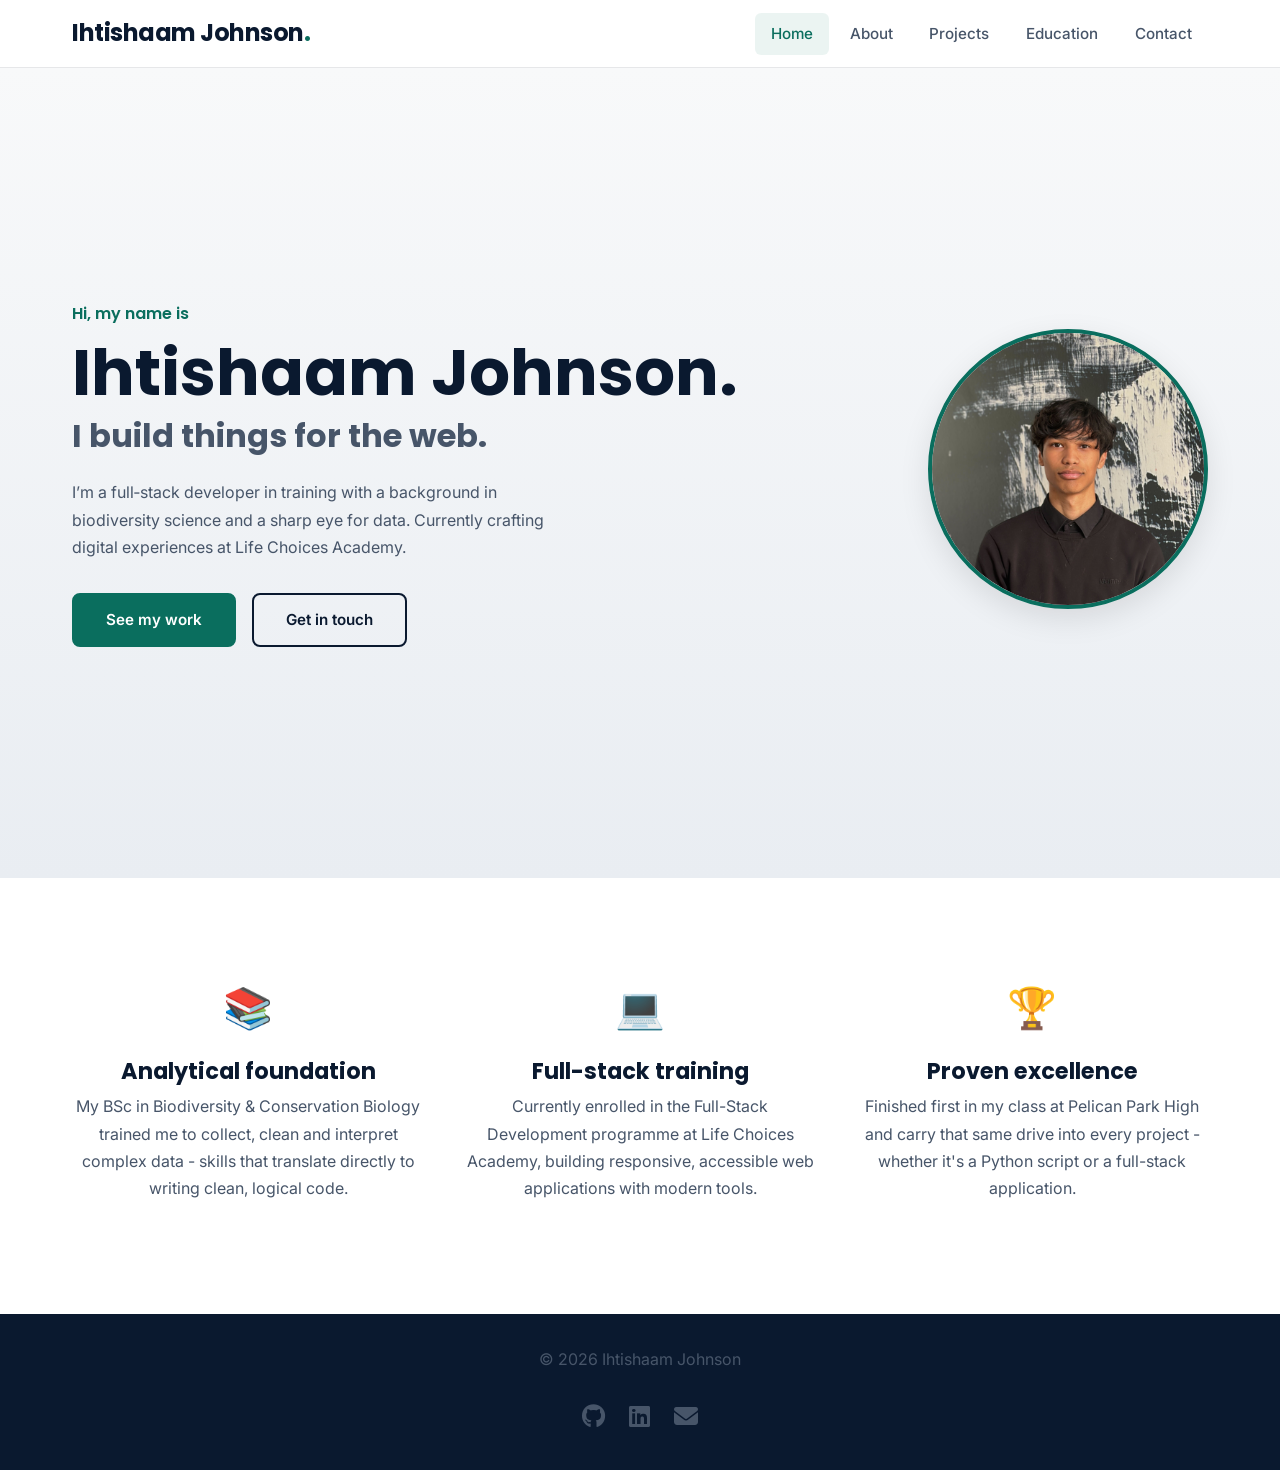
<file: index.html>
<!doctype html>
<html lang="en">
  <head>
    <meta charset="UTF-8" />
    <meta name="viewport" content="width=device-width, initial-scale=1.0" />
    <meta
      name="description"
      content="Ihtishaam Johnson - Full-Stack Developer & data-driven problem solver based in Cape Town."
    />
    <title>Ihtishaam Johnson | Full-Stack Developer</title>
    <link rel="stylesheet" href="style.css" />
    <link rel="preconnect" href="https://fonts.googleapis.com" />
    <link rel="preconnect" href="https://fonts.gstatic.com" crossorigin />
    <link
      href="https://fonts.googleapis.com/css2?family=Inter:opsz,wght@14..32,400;14..32,500;14..32,600;14..32,700&family=Poppins:wght@600;700;800&display=swap"
      rel="stylesheet"
    />
    <link
      rel="stylesheet"
      href="https://cdnjs.cloudflare.com/ajax/libs/font-awesome/6.5.1/css/all.min.css"
    />
  </head>
  <body>
    <a href="#main-content" class="skip-link">Skip to main content</a>

    <header class="site-header">
      <div class="container nav-container">
        <a href="index.html" class="logo"
          >Ihtishaam Johnson<span class="logo-dot">.</span></a
        >
        <nav aria-label="Main navigation">
          <ul class="nav-links">
            <li><a href="index.html" class="nav-link active">Home</a></li>
            <li><a href="about.html" class="nav-link">About</a></li>
            <li><a href="projects.html" class="nav-link">Projects</a></li>
            <li><a href="education.html" class="nav-link">Education</a></li>
            <li><a href="contact.html" class="nav-link">Contact</a></li>
          </ul>
        </nav>
      </div>
    </header>

    <main id="main-content">
      <section class="hero">
        <div class="container hero-content">
          <div class="hero-text">
            <p class="hero-greeting">Hi, my name is</p>
            <h1 class="hero-name">Ihtishaam Johnson.</h1>
            <h2 class="hero-tagline">I build things for the web.</h2>
            <p class="hero-description">
              I’m a full‑stack developer in training with a background in
              biodiversity science and a sharp eye for data. Currently crafting
              digital experiences at Life Choices Academy.
            </p>
            <div class="hero-buttons">
              <a href="projects.html" class="btn btn-primary">See my work</a>
              <a href="contact.html" class="btn btn-outline">Get in touch</a>
            </div>
          </div>
          <div class="hero-image-wrapper">
            <img
              src="IMG_1108.jpg"
              alt="Ihtishaam Johnson"
              class="hero-portrait"
            />
          </div>
        </div>
      </section>

      <section class="features">
        <div class="container">
          <div class="features-grid">
            <div class="feature-item">
              <span class="feature-icon">&#128218;</span>
              <h3>Analytical foundation</h3>
              <p>
                My BSc in Biodiversity & Conservation Biology trained me to
                collect, clean and interpret complex data - skills that
                translate directly to writing clean, logical code.
              </p>
            </div>
            <div class="feature-item">
              <span class="feature-icon">&#128187;</span>
              <h3>Full-stack training</h3>
              <p>
                Currently enrolled in the Full-Stack Development programme at
                Life Choices Academy, building responsive, accessible web
                applications with modern tools.
              </p>
            </div>
            <div class="feature-item">
              <span class="feature-icon">&#127942;</span>
              <h3>Proven excellence</h3>
              <p>
                Finished first in my class at Pelican Park High and carry that
                same drive into every project - whether it's a Python script or
                a full-stack application.
              </p>
            </div>
          </div>
        </div>
      </section>
    </main>

    <footer class="site-footer">
      <div class="container footer-content">
        <p>&copy; 2026 Ihtishaam Johnson</p>
        <div class="footer-social">
          <!-- GitHub -->
          <a
            href="https://github.com/ihtishaamj63-web"
            target="_blank"
            rel="noopener noreferrer"
            aria-label="GitHub"
          >
            <i class="fa-brands fa-github"></i>
          </a>
          <!-- LinkedIn -->
          <a
            href="https://linkedin.com/"
            target="_blank"
            rel="noopener noreferrer"
            aria-label="LinkedIn"
          >
            <i class="fa-brands fa-linkedin"></i>
          </a>
          <!-- Gmail -->
          <a href="mailto:ihtishaamj63@gmail.com" aria-label="Email">
            <i class="fa-solid fa-envelope"></i>
          </a>
        </div>
      </div>
    </footer>
  </body>
</html>
</file>
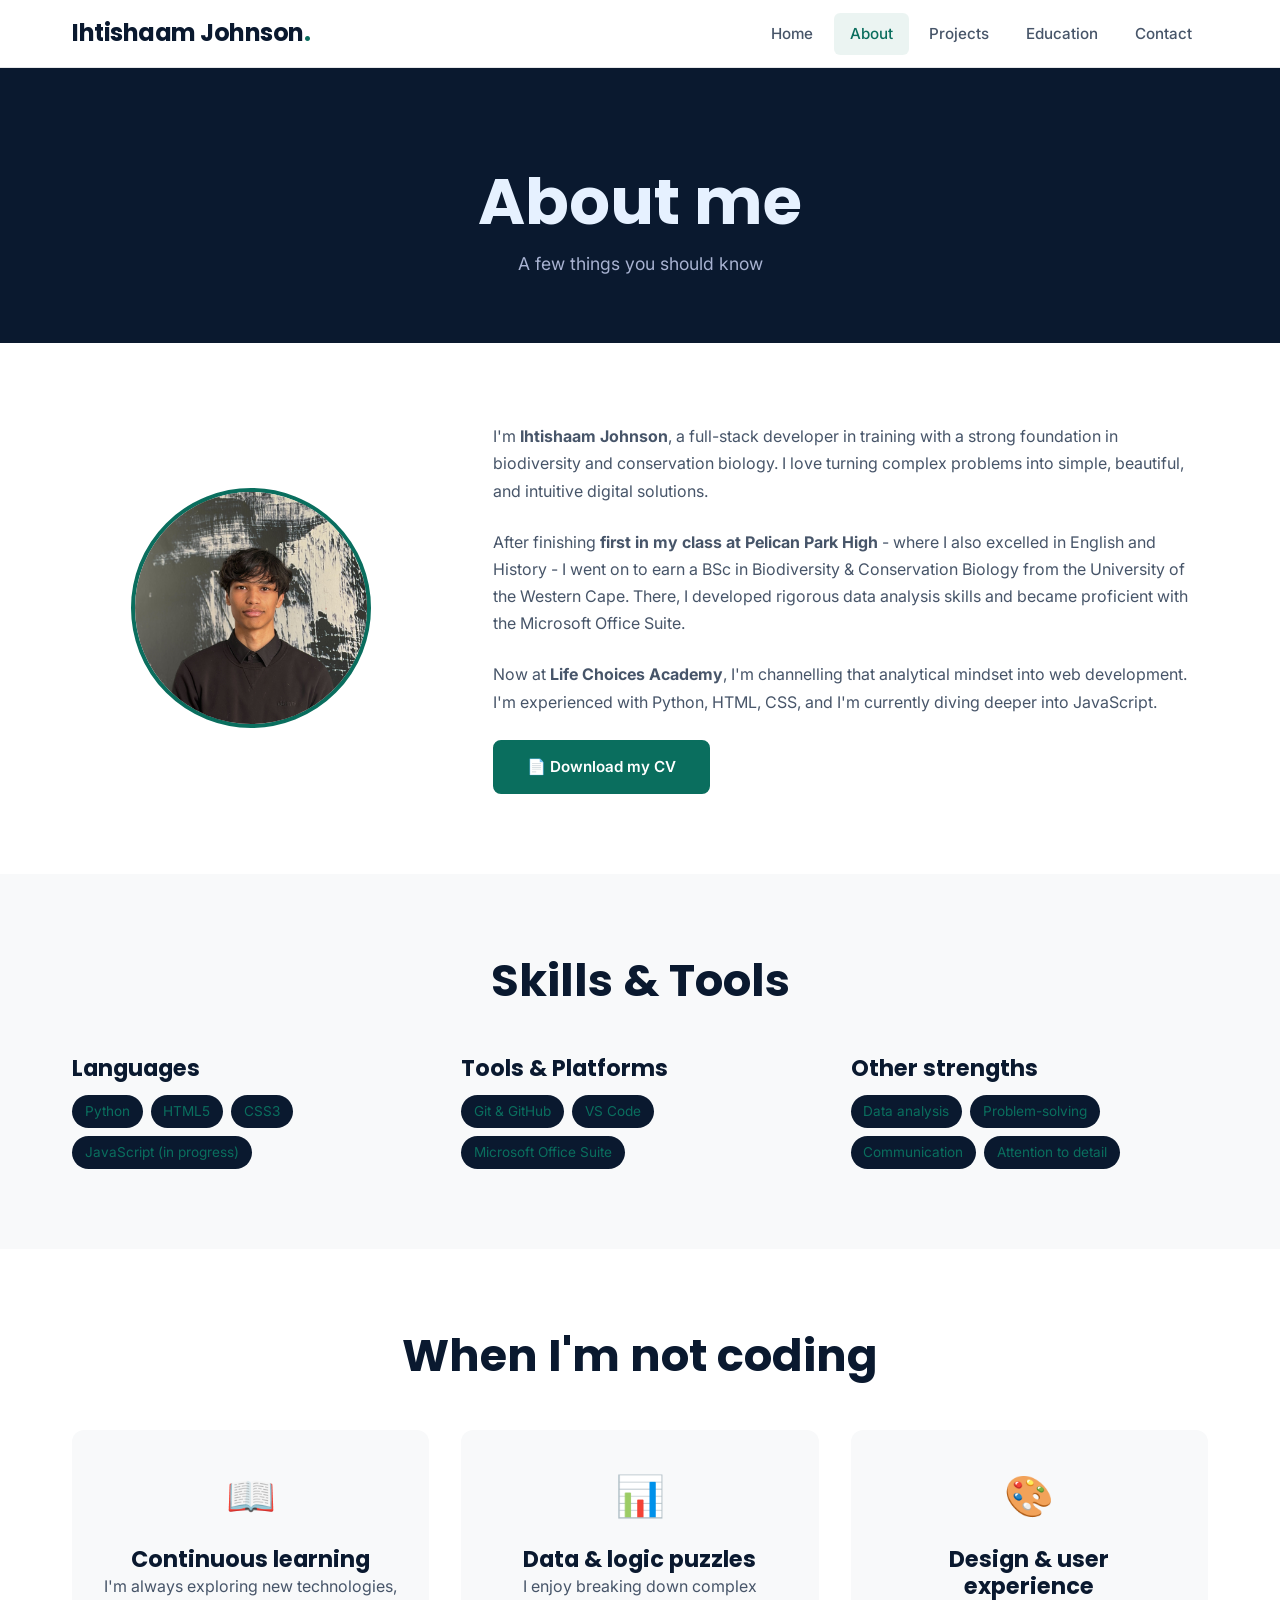
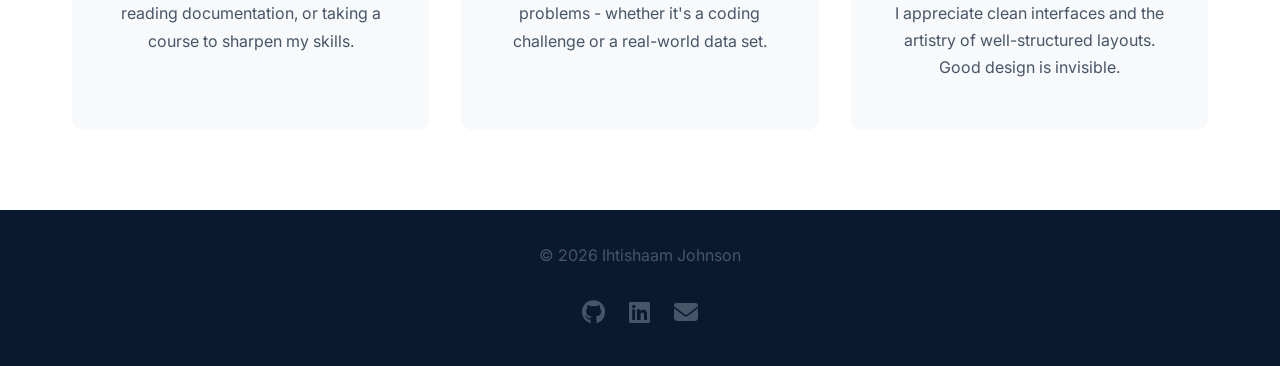
<file: about.html>
<!doctype html>
<html lang="en">
  <head>
    <meta charset="UTF-8" />
    <meta name="viewport" content="width=device-width, initial-scale=1.0" />
    <meta
      name="description"
      content="About Ihtishaam Johnson - background, skills, and interests."
    />
    <title>About | Ihtishaam Johnson</title>
    <link rel="stylesheet" href="style.css" />
    <link rel="preconnect" href="https://fonts.googleapis.com" />
    <link rel="preconnect" href="https://fonts.gstatic.com" crossorigin />
    <link
      href="https://fonts.googleapis.com/css2?family=Inter:opsz,wght@14..32,400;14..32,500;14..32,600;14..32,700&family=Poppins:wght@600;700;800&display=swap"
      rel="stylesheet"
    />
    <link
      rel="stylesheet"
      href="https://cdnjs.cloudflare.com/ajax/libs/font-awesome/6.5.1/css/all.min.css"
    />
  </head>
  <body>
    <a href="#main-content" class="skip-link">Skip to main content</a>
    <header class="site-header">
      <div class="container nav-container">
        <a href="index.html" class="logo"
          >Ihtishaam Johnson<span class="logo-dot">.</span></a
        >
        <nav aria-label="Main navigation">
          <ul class="nav-links">
            <li><a href="index.html" class="nav-link">Home</a></li>
            <li><a href="about.html" class="nav-link active">About</a></li>
            <li><a href="projects.html" class="nav-link">Projects</a></li>
            <li><a href="education.html" class="nav-link">Education</a></li>
            <li><a href="contact.html" class="nav-link">Contact</a></li>
          </ul>
        </nav>
      </div>
    </header>

    <main id="main-content">
      <section class="page-header about-header">
        <div class="container">
          <h1>About me</h1>
          <p class="page-subtitle">A few things you should know</p>
        </div>
      </section>

      <section class="bio-section">
        <div class="container bio-grid">
          <div class="bio-image">
            <img
              src="IMG_1108.jpg"
              alt="Ihtishaam Johnson"
              class="bio-portrait"
            />
          </div>
          <div class="bio-text">
            <p>
              I'm <strong>Ihtishaam Johnson</strong>, a full-stack developer in
              training with a strong foundation in biodiversity and conservation
              biology. I love turning complex problems into simple, beautiful,
              and intuitive digital solutions.
            </p>
            <p>
              After finishing
              <strong>first in my class at Pelican Park High</strong> - where I
              also excelled in English and History - I went on to earn a BSc in
              Biodiversity & Conservation Biology from the University of the
              Western Cape. There, I developed rigorous data analysis skills and
              became proficient with the Microsoft Office Suite.
            </p>
            <p>
              Now at <strong>Life Choices Academy</strong>, I'm channelling that
              analytical mindset into web development. I'm experienced with
              Python, HTML, CSS, and I'm currently diving deeper into
              JavaScript.
            </p>
            <a href="CV Ihtishaam Johnson.docx" class="btn btn-primary" download
              >📄 Download my CV</a
            >
          </div>
        </div>
      </section>

      <section class="skills-section">
        <div class="container">
          <h2 class="section-heading">Skills &amp; Tools</h2>
          <div class="skills-grid">
            <div class="skill-category">
              <h3>Languages</h3>
              <ul class="skill-tags">
                <li>Python</li>
                <li>HTML5</li>
                <li>CSS3</li>
                <li>JavaScript (in progress)</li>
              </ul>
            </div>
            <div class="skill-category">
              <h3>Tools &amp; Platforms</h3>
              <ul class="skill-tags">
                <li>Git &amp; GitHub</li>
                <li>VS Code</li>
                <li>Microsoft Office Suite</li>
              </ul>
            </div>
            <div class="skill-category">
              <h3>Other strengths</h3>
              <ul class="skill-tags">
                <li>Data analysis</li>
                <li>Problem-solving</li>
                <li>Communication</li>
                <li>Attention to detail</li>
              </ul>
            </div>
          </div>
        </div>
      </section>

      <section class="interests-section">
        <div class="container">
          <h2 class="section-heading">When I'm not coding</h2>
          <div class="interests-grid">
            <div class="interest-card">
              <span class="interest-icon">&#128214;</span>
              <h3>Continuous learning</h3>
              <p>
                I'm always exploring new technologies, reading documentation, or
                taking a course to sharpen my skills.
              </p>
            </div>
            <div class="interest-card">
              <span class="interest-icon">&#128202;</span>
              <h3>Data &amp; logic puzzles</h3>
              <p>
                I enjoy breaking down complex problems - whether it's a coding
                challenge or a real-world data set.
              </p>
            </div>
            <div class="interest-card">
              <span class="interest-icon">&#127912;</span>
              <h3>Design &amp; user experience</h3>
              <p>
                I appreciate clean interfaces and the artistry of
                well-structured layouts. Good design is invisible.
              </p>
            </div>
          </div>
        </div>
      </section>
    </main>

    <footer class="site-footer">
      <div class="container footer-content">
        <p>&copy; 2026 Ihtishaam Johnson</p>
        <div class="footer-social">
          <!-- GitHub -->
          <a
            href="https://github.com/ihtishaamj63-web"
            target="_blank"
            rel="noopener noreferrer"
            aria-label="GitHub"
          >
            <i class="fa-brands fa-github"></i>
          </a>
          <!-- LinkedIn -->
          <a
            href="https://linkedin.com/"
            target="_blank"
            rel="noopener noreferrer"
            aria-label="LinkedIn"
          >
            <i class="fa-brands fa-linkedin"></i>
          </a>
          <!-- Gmail -->
          <a href="mailto:ihtishaamj63@gmail.com" aria-label="Email">
            <i class="fa-solid fa-envelope"></i>
          </a>
        </div>
      </div>
    </footer>
  </body>
</html>
</file>
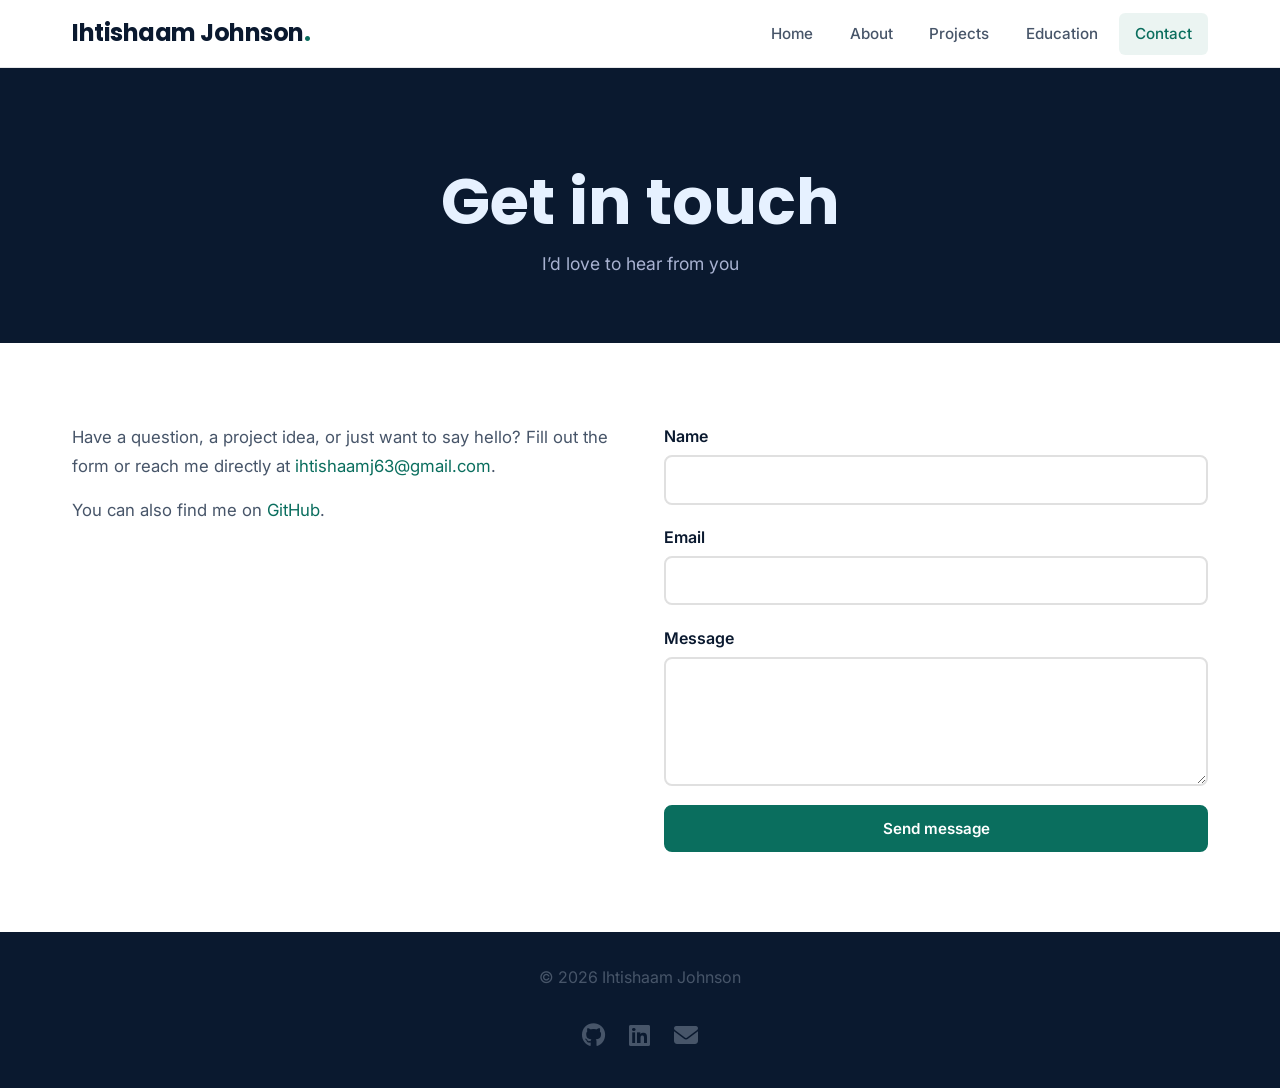
<file: contact.html>
<!doctype html>
<html lang="en">
  <head>
    <meta charset="UTF-8" />
    <meta name="viewport" content="width=device-width, initial-scale=1.0" />
    <meta
      name="description"
      content="Contact Ihtishaam Johnson – send a message or find me on GitHub."
    />
    <title>Contact | Ihtishaam Johnson</title>
    <link rel="stylesheet" href="style.css" />
    <link rel="preconnect" href="https://fonts.googleapis.com" />
    <link rel="preconnect" href="https://fonts.gstatic.com" crossorigin />
    <link
      href="https://fonts.googleapis.com/css2?family=Inter:opsz,wght@14..32,400;14..32,500;14..32,600;14..32,700&family=Poppins:wght@600;700;800&display=swap"
      rel="stylesheet"
    />
    <link
      rel="stylesheet"
      href="https://cdnjs.cloudflare.com/ajax/libs/font-awesome/6.5.1/css/all.min.css"
    />
  </head>
  <body>
    <a href="#main-content" class="skip-link">Skip to main content</a>
    <header class="site-header">
      <div class="container nav-container">
        <a href="index.html" class="logo"
          >Ihtishaam Johnson<span class="logo-dot">.</span></a
        >
        <nav aria-label="Main navigation">
          <ul class="nav-links">
            <li><a href="index.html" class="nav-link">Home</a></li>
            <li><a href="about.html" class="nav-link">About</a></li>
            <li><a href="projects.html" class="nav-link">Projects</a></li>
            <li><a href="education.html" class="nav-link">Education</a></li>
            <li><a href="contact.html" class="nav-link active">Contact</a></li>
          </ul>
        </nav>
      </div>
    </header>

    <main id="main-content">
      <section class="page-header contact-header">
        <div class="container">
          <h1>Get in touch</h1>
          <p class="page-subtitle">I’d love to hear from you</p>
        </div>
      </section>

      <section class="contact-section">
        <div class="container contact-grid">
          <div class="contact-info">
            <p>
              Have a question, a project idea, or just want to say hello? Fill
              out the form or reach me directly at
              <a href="mailto:ihtishaamj63@gmail.com">ihtishaamj63@gmail.com</a
              >.
            </p>
            <p>
              You can also find me on
              <a
                href="https://github.com/ihtishaamj63-web"
                target="_blank"
                rel="noopener noreferrer"
                >GitHub</a
              >.
            </p>
          </div>
          <!-- Form linked to Formspree -->
          <form
            action="https://formspree.io/f/xvzyevpw"
            method="POST"
            class="contact-form"
          >
            <div class="form-group">
              <label for="name">Name</label>
              <input type="text" id="name" name="name" required />
            </div>
            <div class="form-group">
              <label for="email">Email</label>
              <input type="email" id="email" name="email" required />
            </div>
            <div class="form-group">
              <label for="message">Message</label>
              <textarea
                id="message"
                name="message"
                rows="5"
                required
              ></textarea>
            </div>
            <button type="submit" class="btn btn-primary">Send message</button>
          </form>
        </div>
      </section>
    </main>

    <footer class="site-footer">
      <div class="container footer-content">
        <p>&copy; 2026 Ihtishaam Johnson</p>
        <div class="footer-social">
          <!-- GitHub -->
          <a
            href="https://github.com/ihtishaamj63-web"
            target="_blank"
            rel="noopener noreferrer"
            aria-label="GitHub"
          >
            <i class="fa-brands fa-github"></i>
          </a>
          <!-- LinkedIn -->
          <a
            href="https://linkedin.com/"
            target="_blank"
            rel="noopener noreferrer"
            aria-label="LinkedIn"
          >
            <i class="fa-brands fa-linkedin"></i>
          </a>
          <!-- Gmail -->
          <a href="mailto:ihtishaamj63@gmail.com" aria-label="Email">
            <i class="fa-solid fa-envelope"></i>
          </a>
        </div>
      </div>
    </footer>
  </body>
</html>
</file>
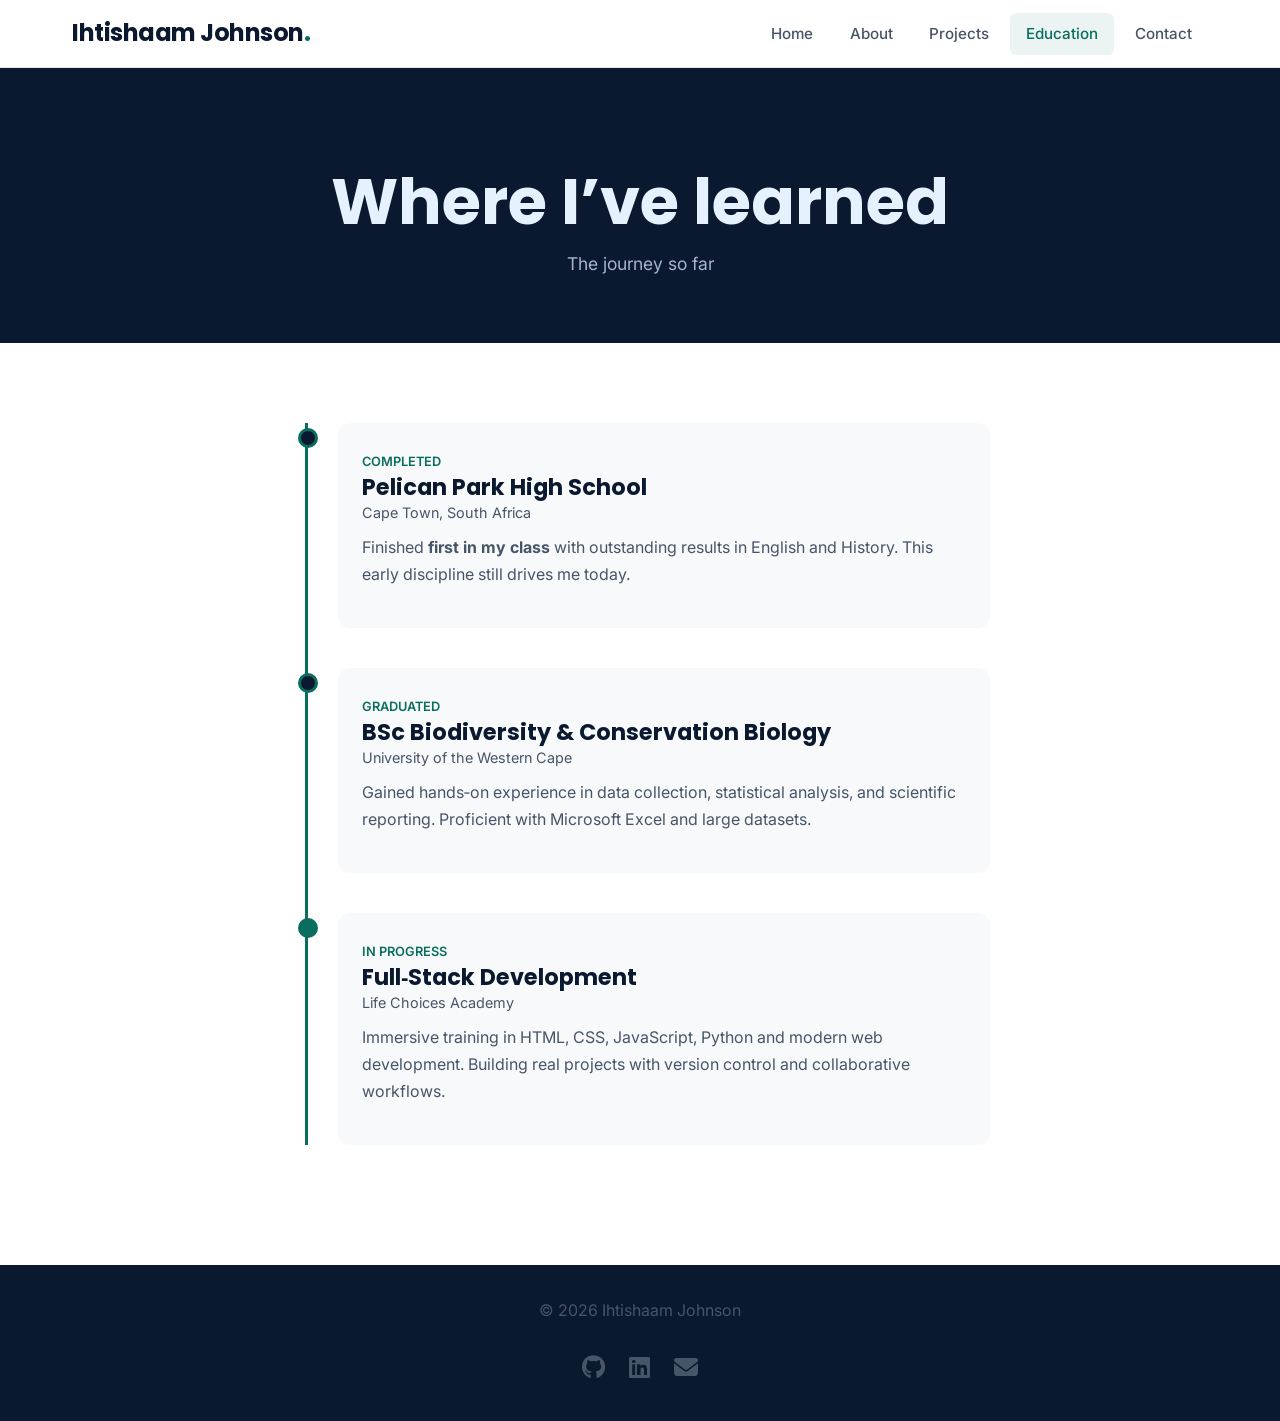
<file: education.html>
<!doctype html>
<html lang="en">
  <head>
    <meta charset="UTF-8" />
    <meta name="viewport" content="width=device-width, initial-scale=1.0" />
    <meta
      name="description"
      content="Education of Ihtishaam Johnson – Pelican Park High, UWC, Life Choices Academy."
    />
    <title>Education | Ihtishaam Johnson</title>
    <link rel="stylesheet" href="style.css" />
    <link rel="preconnect" href="https://fonts.googleapis.com" />
    <link rel="preconnect" href="https://fonts.gstatic.com" crossorigin />
    <link
      href="https://fonts.googleapis.com/css2?family=Inter:opsz,wght@14..32,400;14..32,500;14..32,600;14..32,700&family=Poppins:wght@600;700;800&display=swap"
      rel="stylesheet"
    />
    <link
      rel="stylesheet"
      href="https://cdnjs.cloudflare.com/ajax/libs/font-awesome/6.5.1/css/all.min.css"
    />
  </head>
  <body>
    <a href="#main-content" class="skip-link">Skip to main content</a>
    <header class="site-header">
      <div class="container nav-container">
        <a href="index.html" class="logo"
          >Ihtishaam Johnson<span class="logo-dot">.</span></a
        >
        <nav aria-label="Main navigation">
          <ul class="nav-links">
            <li><a href="index.html" class="nav-link">Home</a></li>
            <li><a href="about.html" class="nav-link">About</a></li>
            <li><a href="projects.html" class="nav-link">Projects</a></li>
            <li>
              <a href="education.html" class="nav-link active">Education</a>
            </li>
            <li><a href="contact.html" class="nav-link">Contact</a></li>
          </ul>
        </nav>
      </div>
    </header>

    <main id="main-content">
      <section class="page-header education-header">
        <div class="container">
          <h1>Where I’ve learned</h1>
          <p class="page-subtitle">The journey so far</p>
        </div>
      </section>

      <section class="education-timeline">
        <div class="container">
          <div class="timeline">
            <div class="timeline-item">
              <div class="timeline-marker"></div>
              <div class="timeline-card">
                <span class="date">Completed</span>
                <h3>Pelican Park High School</h3>
                <p class="location">Cape Town, South Africa</p>
                <p>
                  Finished <strong>first in my class</strong> with outstanding
                  results in English and History. This early discipline still
                  drives me today.
                </p>
              </div>
            </div>
            <div class="timeline-item">
              <div class="timeline-marker"></div>
              <div class="timeline-card">
                <span class="date">Graduated</span>
                <h3>BSc Biodiversity & Conservation Biology</h3>
                <p class="location">University of the Western Cape</p>
                <p>
                  Gained hands‑on experience in data collection, statistical
                  analysis, and scientific reporting. Proficient with Microsoft
                  Excel and large datasets.
                </p>
              </div>
            </div>
            <div class="timeline-item">
              <div class="timeline-marker marker-current"></div>
              <div class="timeline-card">
                <span class="date">In progress</span>
                <h3>Full‑Stack Development</h3>
                <p class="location">Life Choices Academy</p>
                <p>
                  Immersive training in HTML, CSS, JavaScript, Python and modern
                  web development. Building real projects with version control
                  and collaborative workflows.
                </p>
              </div>
            </div>
          </div>
        </div>
      </section>
    </main>

    <footer class="site-footer">
      <div class="container footer-content">
        <p>&copy; 2026 Ihtishaam Johnson</p>
        <div class="footer-social">
          <!-- GitHub -->
          <a
            href="https://github.com/ihtishaamj63-web"
            target="_blank"
            rel="noopener noreferrer"
            aria-label="GitHub"
          >
            <i class="fa-brands fa-github"></i>
          </a>
          <!-- LinkedIn -->
          <a
            href="https://linkedin.com/"
            target="_blank"
            rel="noopener noreferrer"
            aria-label="LinkedIn"
          >
            <i class="fa-brands fa-linkedin"></i>
          </a>
          <!-- Gmail -->
          <a href="mailto:ihtishaamj63@gmail.com" aria-label="Email">
            <i class="fa-solid fa-envelope"></i>
          </a>
        </div>
      </div>
    </footer>
  </body>
</html>
</file>
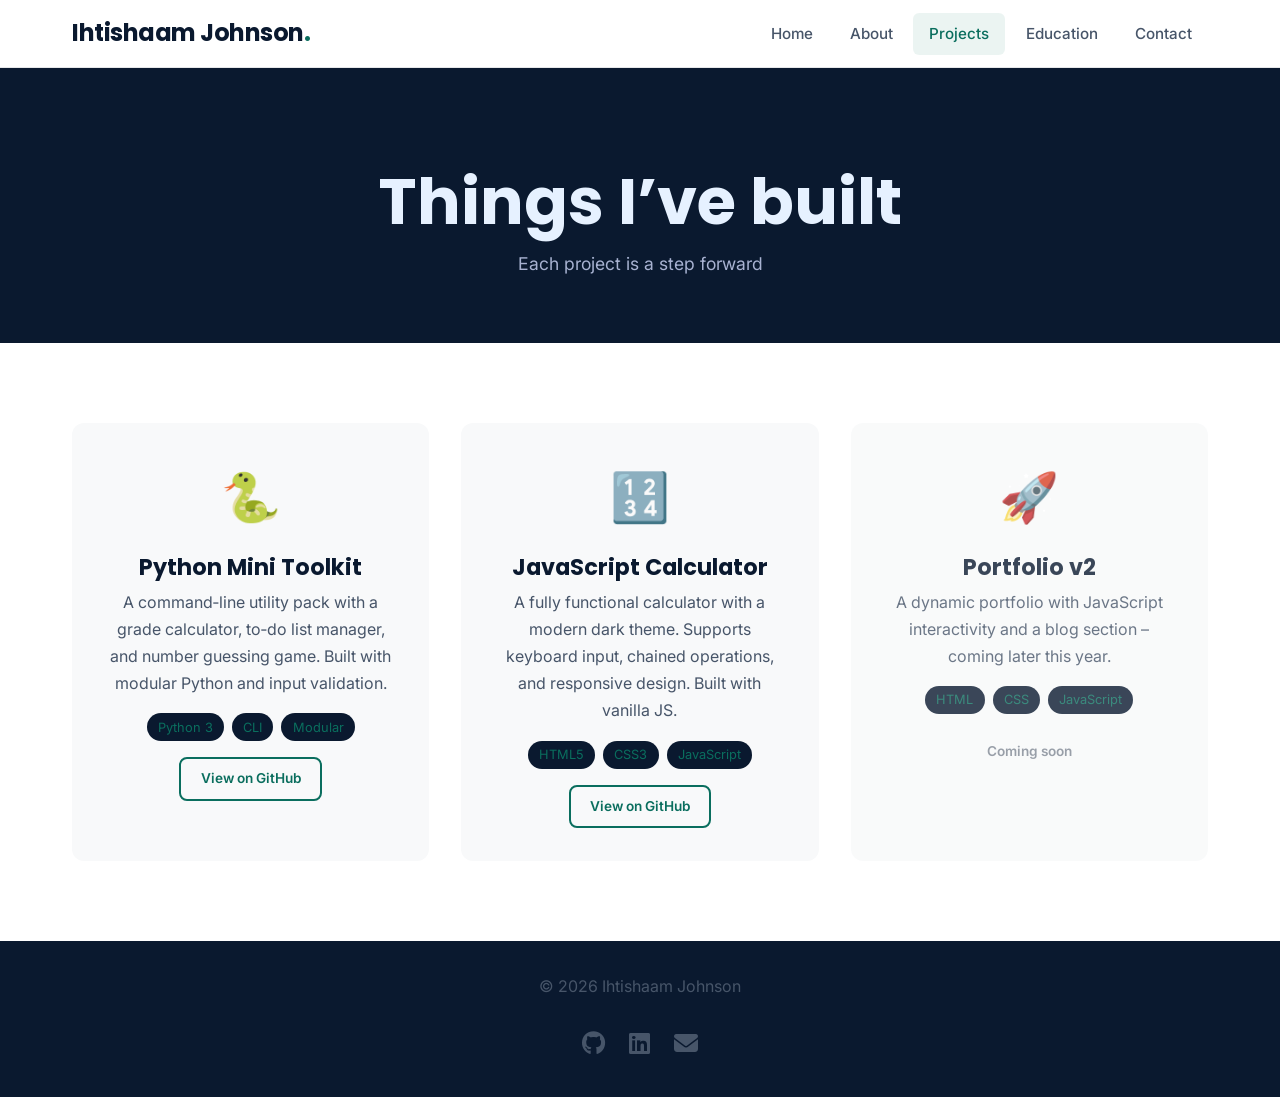
<file: projects.html>
<!doctype html>
<html lang="en">
  <head>
    <meta charset="UTF-8" />
    <meta name="viewport" content="width=device-width, initial-scale=1.0" />
    <meta
      name="description"
      content="Projects by Ihtishaam Johnson – Python Mini Toolkit, JavaScript Calculator, and more."
    />
    <title>Projects | Ihtishaam Johnson</title>
    <link rel="stylesheet" href="style.css" />
    <link rel="preconnect" href="https://fonts.googleapis.com" />
    <link rel="preconnect" href="https://fonts.gstatic.com" crossorigin />
    <link
      href="https://fonts.googleapis.com/css2?family=Inter:opsz,wght@14..32,400;14..32,500;14..32,600;14..32,700&family=Poppins:wght@600;700;800&display=swap"
      rel="stylesheet"
    />
    <link
      rel="stylesheet"
      href="https://cdnjs.cloudflare.com/ajax/libs/font-awesome/6.5.1/css/all.min.css"
    />
  </head>
  <body>
    <a href="#main-content" class="skip-link">Skip to main content</a>
    <header class="site-header">
      <div class="container nav-container">
        <a href="index.html" class="logo"
          >Ihtishaam Johnson<span class="logo-dot">.</span></a
        >
        <nav aria-label="Main navigation">
          <ul class="nav-links">
            <li><a href="index.html" class="nav-link">Home</a></li>
            <li><a href="about.html" class="nav-link">About</a></li>
            <li>
              <a href="projects.html" class="nav-link active">Projects</a>
            </li>
            <li><a href="education.html" class="nav-link">Education</a></li>
            <li><a href="contact.html" class="nav-link">Contact</a></li>
          </ul>
        </nav>
      </div>
    </header>

    <main id="main-content">
      <section class="page-header projects-header">
        <div class="container">
          <h1>Things I’ve built</h1>
          <p class="page-subtitle">Each project is a step forward</p>
        </div>
      </section>

      <section class="projects-grid-section">
        <div class="container">
          <div class="project-cards">
            <!-- Python Mini Toolkit -->
            <article class="project-card">
              <div class="project-icon">🐍</div>
              <h3>Python Mini Toolkit</h3>
              <p>
                A command‑line utility pack with a grade calculator, to‑do list
                manager, and number guessing game. Built with modular Python and
                input validation.
              </p>
              <ul class="tech-list">
                <li>Python 3</li>
                <li>CLI</li>
                <li>Modular</li>
              </ul>
              <a
                href="https://github.com/ihtishaamj63-web/Python_Mini-Toolkit.git"
                target="_blank"
                rel="noopener noreferrer"
                class="btn btn-small btn-secondary"
                >View on GitHub</a
              >
            </article>

            <!-- JavaScript Calculator -->
            <article class="project-card">
              <div class="project-icon">🔢</div>
              <h3>JavaScript Calculator</h3>
              <p>
                A fully functional calculator with a modern dark theme. Supports
                keyboard input, chained operations, and responsive design. Built
                with vanilla JS.
              </p>
              <ul class="tech-list">
                <li>HTML5</li>
                <li>CSS3</li>
                <li>JavaScript</li>
              </ul>
              <a
                href="https://github.com/ihtishaamj63-web/JavaScript-Calculator.git"
                target="_blank"
                rel="noopener noreferrer"
                class="btn btn-small btn-secondary"
                >View on GitHub</a
              >
            </article>

            <!-- Coming Soon -->
            <article class="project-card project-card-soon">
              <div class="project-icon">🚀</div>
              <h3>Portfolio v2</h3>
              <p>
                A dynamic portfolio with JavaScript interactivity and a blog
                section – coming later this year.
              </p>
              <ul class="tech-list">
                <li>HTML</li>
                <li>CSS</li>
                <li>JavaScript</li>
              </ul>
              <span class="btn btn-small btn-disabled">Coming soon</span>
            </article>
          </div>
        </div>
      </section>
    </main>

    <footer class="site-footer">
      <div class="container footer-content">
        <p>&copy; 2026 Ihtishaam Johnson</p>
        <div class="footer-social">
          <!-- GitHub -->
          <a
            href="https://github.com/ihtishaamj63-web"
            target="_blank"
            rel="noopener noreferrer"
            aria-label="GitHub"
          >
            <i class="fa-brands fa-github"></i>
          </a>
          <!-- LinkedIn -->
          <a
            href="https://linkedin.com/"
            target="_blank"
            rel="noopener noreferrer"
            aria-label="LinkedIn"
          >
            <i class="fa-brands fa-linkedin"></i>
          </a>
          <!-- Gmail -->
          <a href="mailto:ihtishaamj63@gmail.com" aria-label="Email">
            <i class="fa-solid fa-envelope"></i>
          </a>
        </div>
      </div>
    </footer>
  </body>
</html>
</file>
<file: style.css>
/* ============================================================
   Ihtishaam Johnson – Portfolio Stylesheet
   Updated: fixed About page alignment on mobile
   ============================================================ */

:root {
  --navy: #0a192f;
  --navy-light: #112240;
  --navy-shadow: rgba(10, 25, 47, 0.15);
  --slate: #475569;
  --slate-light: #a8b2d1;
  --white: #e6f1ff;
  --teal: #0a6e5e;
  --teal-tint: rgba(10, 110, 94, 0.08);
  --background: #f8f9fa;
  --card-bg: #ffffff;
  --radius: 12px;
  --transition: 0.2s ease-in-out;
  --font-heading: "Poppins", sans-serif;
  --font-body: "Inter", sans-serif;
}

*,
*::before,
*::after {
  box-sizing: border-box;
  margin: 0;
  padding: 0;
}

html {
  scroll-behavior: smooth;
  font-size: 16px;
}

body {
  font-family: var(--font-body);
  background: var(--background);
  color: var(--navy);
  line-height: 1.7;
  -webkit-font-smoothing: antialiased;
}

.skip-link {
  position: absolute;
  top: -100px;
  left: 0;
  background: var(--navy);
  color: var(--white);
  padding: 1rem;
  z-index: 1000;
  font-weight: 600;
  border-radius: 0 0 var(--radius) 0;
  transition: top 0.2s;
}
.skip-link:focus {
  top: 0;
}

.container {
  width: 100%;
  max-width: 1200px;
  margin: 0 auto;
  padding: 0 2rem;
}

h1,
h2,
h3,
h4 {
  font-family: var(--font-heading);
  font-weight: 700;
  line-height: 1.2;
}
h1 {
  font-size: clamp(2.2rem, 5vw, 4rem);
}
h2 {
  font-size: clamp(1.8rem, 3.5vw, 2.8rem);
}
h3 {
  font-size: 1.4rem;
}
p {
  margin-bottom: 1rem;
  color: var(--slate);
}
a {
  color: var(--teal);
  text-decoration: none;
  transition: color var(--transition);
}
a:hover {
  color: var(--navy);
}

/* NAVIGATION */
.site-header {
  background: rgba(255, 255, 255, 0.9);
  backdrop-filter: blur(10px);
  border-bottom: 1px solid rgba(10, 25, 47, 0.1);
  position: sticky;
  top: 0;
  z-index: 100;
  padding: 0.8rem 0;
}
.nav-container {
  display: flex;
  align-items: center;
  justify-content: space-between;
  flex-wrap: wrap;
}
.logo {
  font-family: var(--font-heading);
  font-weight: 700;
  font-size: 1.5rem;
  color: var(--navy);
  letter-spacing: -0.5px;
}
.logo-dot {
  color: var(--teal);
}
.nav-links {
  display: flex;
  gap: 0.3rem;
  list-style: none;
  flex-wrap: wrap;
}
.nav-link {
  padding: 0.5rem 1rem;
  font-size: 0.95rem;
  font-weight: 500;
  color: var(--slate);
  border-radius: 6px;
  transition: all var(--transition);
  display: inline-block;
}
.nav-link:hover {
  color: var(--teal);
  background: var(--teal-tint);
}
.nav-link.active {
  color: var(--teal);
  background: var(--teal-tint);
}

/* BUTTONS */
.btn {
  display: inline-block;
  padding: 0.75rem 2rem;
  font-weight: 600;
  font-size: 0.95rem;
  border: 2px solid transparent;
  border-radius: 8px;
  cursor: pointer;
  text-align: center;
  transition: all var(--transition);
  font-family: var(--font-body);
}
.btn-primary {
  background: var(--teal);
  color: #fff;
  border-color: var(--teal);
}
.btn-primary:hover {
  background: var(--navy);
  color: var(--teal);
  border-color: var(--navy);
}
.btn-outline {
  background: transparent;
  color: var(--navy);
  border-color: var(--navy);
}
.btn-outline:hover {
  background: var(--navy);
  color: #fff;
}
.btn-secondary {
  background: transparent;
  color: var(--teal);
  border-color: var(--teal);
}
.btn-secondary:hover {
  background: var(--teal);
  color: #fff;
}
.btn-small {
  padding: 0.5rem 1.2rem;
  font-size: 0.85rem;
}
.btn-disabled {
  opacity: 0.5;
  cursor: not-allowed;
  pointer-events: none;
}

/* HERO (home) */
.hero {
  min-height: 90vh;
  display: flex;
  align-items: center;
  background: linear-gradient(180deg, #f8f9fa 0%, #e9edf2 100%);
}
.hero-content {
  display: flex;
  align-items: center;
  gap: 4rem;
}
.hero-text {
  flex: 1;
}
.hero-greeting {
  color: var(--teal);
  font-family: var(--font-heading);
  font-weight: 600;
  margin-bottom: 0.5rem;
}
.hero-name {
  color: var(--navy);
  margin-bottom: 0.3rem;
}
.hero-tagline {
  color: var(--slate);
  font-size: 2rem;
  margin-bottom: 1.5rem;
}
.hero-description {
  max-width: 500px;
  margin-bottom: 2rem;
}
.hero-buttons {
  display: flex;
  gap: 1rem;
  flex-wrap: wrap;
}
.hero-image-wrapper {
  flex-shrink: 0;
}
.hero-portrait {
  width: 280px;
  height: 280px;
  border-radius: 50%;
  object-fit: cover;
  border: 4px solid var(--teal);
  box-shadow: 0 10px 30px rgba(0, 0, 0, 0.1);
  transition: transform var(--transition);
}
.hero-portrait:hover {
  transform: scale(1.02);
}

/* FEATURES (home) */
.features {
  padding: 6rem 0;
  background: #fff;
}
.features-grid {
  display: grid;
  grid-template-columns: repeat(auto-fit, minmax(250px, 1fr));
  gap: 2.5rem;
}
.feature-item {
  text-align: center;
}
.feature-icon {
  font-size: 2.5rem;
  display: block;
  margin-bottom: 1rem;
}
.feature-item h3 {
  margin-bottom: 0.5rem;
  color: var(--navy);
}

/* PAGE HEADERS */
.page-header {
  padding: 6rem 0 3rem;
  text-align: center;
  background: var(--navy);
  color: var(--white);
}
.page-header h1 {
  color: var(--white);
}
.page-subtitle {
  color: var(--slate-light);
  font-size: 1.1rem;
  margin-top: 0.5rem;
}

/* BIO (about) */
.bio-section {
  padding: 5rem 0;
  background: #fff;
}
.bio-grid {
  display: grid;
  grid-template-columns: 1fr 2fr;
  gap: 4rem;
  align-items: center;
}
.bio-image {
  display: flex;
  justify-content: center;
} /* keep image centered */
.bio-portrait {
  width: 240px;
  height: 240px;
  border-radius: 50%;
  object-fit: cover;
  border: 4px solid var(--teal);
}
.bio-text p {
  margin-bottom: 1.5rem;
}

/* SKILLS (about) */
.skills-section {
  padding: 5rem 0;
  background: var(--background);
}
.section-heading {
  text-align: center;
  margin-bottom: 3rem;
}
.skills-grid {
  display: grid;
  grid-template-columns: repeat(auto-fit, minmax(200px, 1fr));
  gap: 2rem;
}
.skill-category h3 {
  margin-bottom: 0.8rem;
  color: var(--navy);
}
.skill-tags {
  list-style: none;
  display: flex;
  flex-wrap: wrap;
  gap: 0.5rem;
}
.skill-tags li {
  background: var(--navy);
  color: var(--teal);
  padding: 0.3rem 0.8rem;
  border-radius: 20px;
  font-size: 0.85rem;
}

/* INTERESTS */
.interests-section {
  padding: 5rem 0;
  background: #fff;
}
.interests-grid {
  display: grid;
  grid-template-columns: repeat(auto-fit, minmax(250px, 1fr));
  gap: 2rem;
}
.interest-card {
  background: var(--background);
  padding: 2rem;
  border-radius: var(--radius);
  text-align: center;
  transition: all var(--transition);
}
.interest-card:hover {
  transform: translateY(-5px);
  box-shadow: 0 10px 20px rgba(0, 0, 0, 0.08);
}
.interest-icon {
  font-size: 2.5rem;
  display: block;
  margin-bottom: 1rem;
}

/* PROJECTS */
.projects-grid-section {
  padding: 5rem 0;
  background: #fff;
}
.project-cards {
  display: grid;
  grid-template-columns: repeat(auto-fit, minmax(300px, 1fr));
  gap: 2rem;
}
.project-card {
  background: var(--background);
  padding: 2rem;
  border-radius: var(--radius);
  transition: all var(--transition);
  text-align: center;
  border: 1px solid transparent;
}
.project-card:hover {
  border-color: var(--teal);
  transform: translateY(-5px);
  box-shadow: 0 10px 20px rgba(0, 0, 0, 0.1);
}
.project-icon {
  font-size: 3rem;
  margin-bottom: 1rem;
}
.project-card h3 {
  margin-bottom: 0.5rem;
}
.tech-list {
  display: flex;
  justify-content: center;
  gap: 0.5rem;
  list-style: none;
  margin: 1rem 0;
  flex-wrap: wrap;
}
.tech-list li {
  background: var(--navy);
  color: var(--teal);
  padding: 0.2rem 0.7rem;
  border-radius: 15px;
  font-size: 0.8rem;
}
.project-card-soon {
  opacity: 0.8;
}

/* EDUCATION TIMELINE */
.education-timeline {
  padding: 5rem 0;
  background: #fff;
}
.timeline {
  max-width: 700px;
  margin: 0 auto;
  position: relative;
  padding-left: 3rem;
}
.timeline::before {
  content: "";
  position: absolute;
  left: 15px;
  top: 0;
  bottom: 0;
  width: 3px;
  background: var(--teal);
}
.timeline-item {
  position: relative;
  margin-bottom: 2.5rem;
}
.timeline-marker {
  position: absolute;
  left: -2.5rem;
  top: 5px;
  width: 20px;
  height: 20px;
  background: var(--navy);
  border: 3px solid var(--teal);
  border-radius: 50%;
}
.marker-current {
  background: var(--teal);
}
.timeline-card {
  background: var(--background);
  padding: 1.5rem;
  border-radius: var(--radius);
}
.date {
  font-size: 0.8rem;
  font-weight: 600;
  color: var(--teal);
  text-transform: uppercase;
}
.location {
  font-size: 0.9rem;
  color: var(--slate);
  margin-bottom: 0.5rem;
}

/* CONTACT */
.contact-section {
  padding: 5rem 0;
  background: #fff;
}
.contact-grid {
  display: grid;
  grid-template-columns: 1fr 1fr;
  gap: 3rem;
}
.contact-info {
  font-size: 1.05rem;
}
.contact-form {
  display: flex;
  flex-direction: column;
  gap: 1.2rem;
}
.form-group {
  display: flex;
  flex-direction: column;
}
.form-group label {
  font-weight: 600;
  margin-bottom: 0.3rem;
  color: var(--navy);
}
.form-group input,
.form-group textarea {
  padding: 0.8rem 1rem;
  border: 2px solid #e0e0e0;
  border-radius: 8px;
  font-family: var(--font-body);
  font-size: 1rem;
  transition: border-color var(--transition);
}
.form-group input:focus,
.form-group textarea:focus {
  outline: none;
  border-color: var(--teal);
}

/* FOOTER */
.site-footer {
  background: var(--navy);
  color: var(--slate);
  padding: 2rem 0;
  text-align: center;
}
.footer-content {
  display: flex;
  flex-direction: column;
  align-items: center;
  gap: 0.5rem;
}
.footer-social {
  display: flex;
  gap: 1.5rem;
  justify-content: center;
  align-items: center;
  font-size: 1.5rem; /* icon size */
}
.footer-social a {
  color: var(--slate);
  transition:
    color var(--transition),
    transform var(--transition);
}
.footer-social a:hover {
  color: var(--teal);
  transform: translateY(-2px);
}
/* =============================================
   RESPONSIVE – FIXED ABOUT PAGE ALIGNMENT
   ============================================= */
@media (max-width: 768px) {
  /* Hero stacks vertically */
  .hero-content {
    flex-direction: column-reverse;
    text-align: center;
    gap: 2rem;
  }
  .hero-portrait {
    width: 200px;
    height: 200px;
  }

  /* About page: stack columns, center everything */
  .bio-grid {
    grid-template-columns: 1fr;
    gap: 2rem;
    text-align: center;
  }
  .bio-image {
    display: flex;
    justify-content: center;
  }
  .bio-portrait {
    width: 200px;
    height: 200px;
    margin: 0 auto;
  }
  .bio-text {
    text-align: center;
  }
  .bio-text .btn {
    display: inline-block;
    margin: 0 auto;
  }

  /* Other stacked layouts */
  .contact-grid {
    grid-template-columns: 1fr;
  }
  .nav-container {
    justify-content: center;
  }
}

@media (max-width: 480px) {
  .nav-links {
    flex-direction: column;
    align-items: center;
    width: 100%;
  }
  .hero-portrait {
    width: 150px;
    height: 150px;
  }
  .bio-portrait {
    width: 150px;
    height: 150px;
  }
}
</file>
